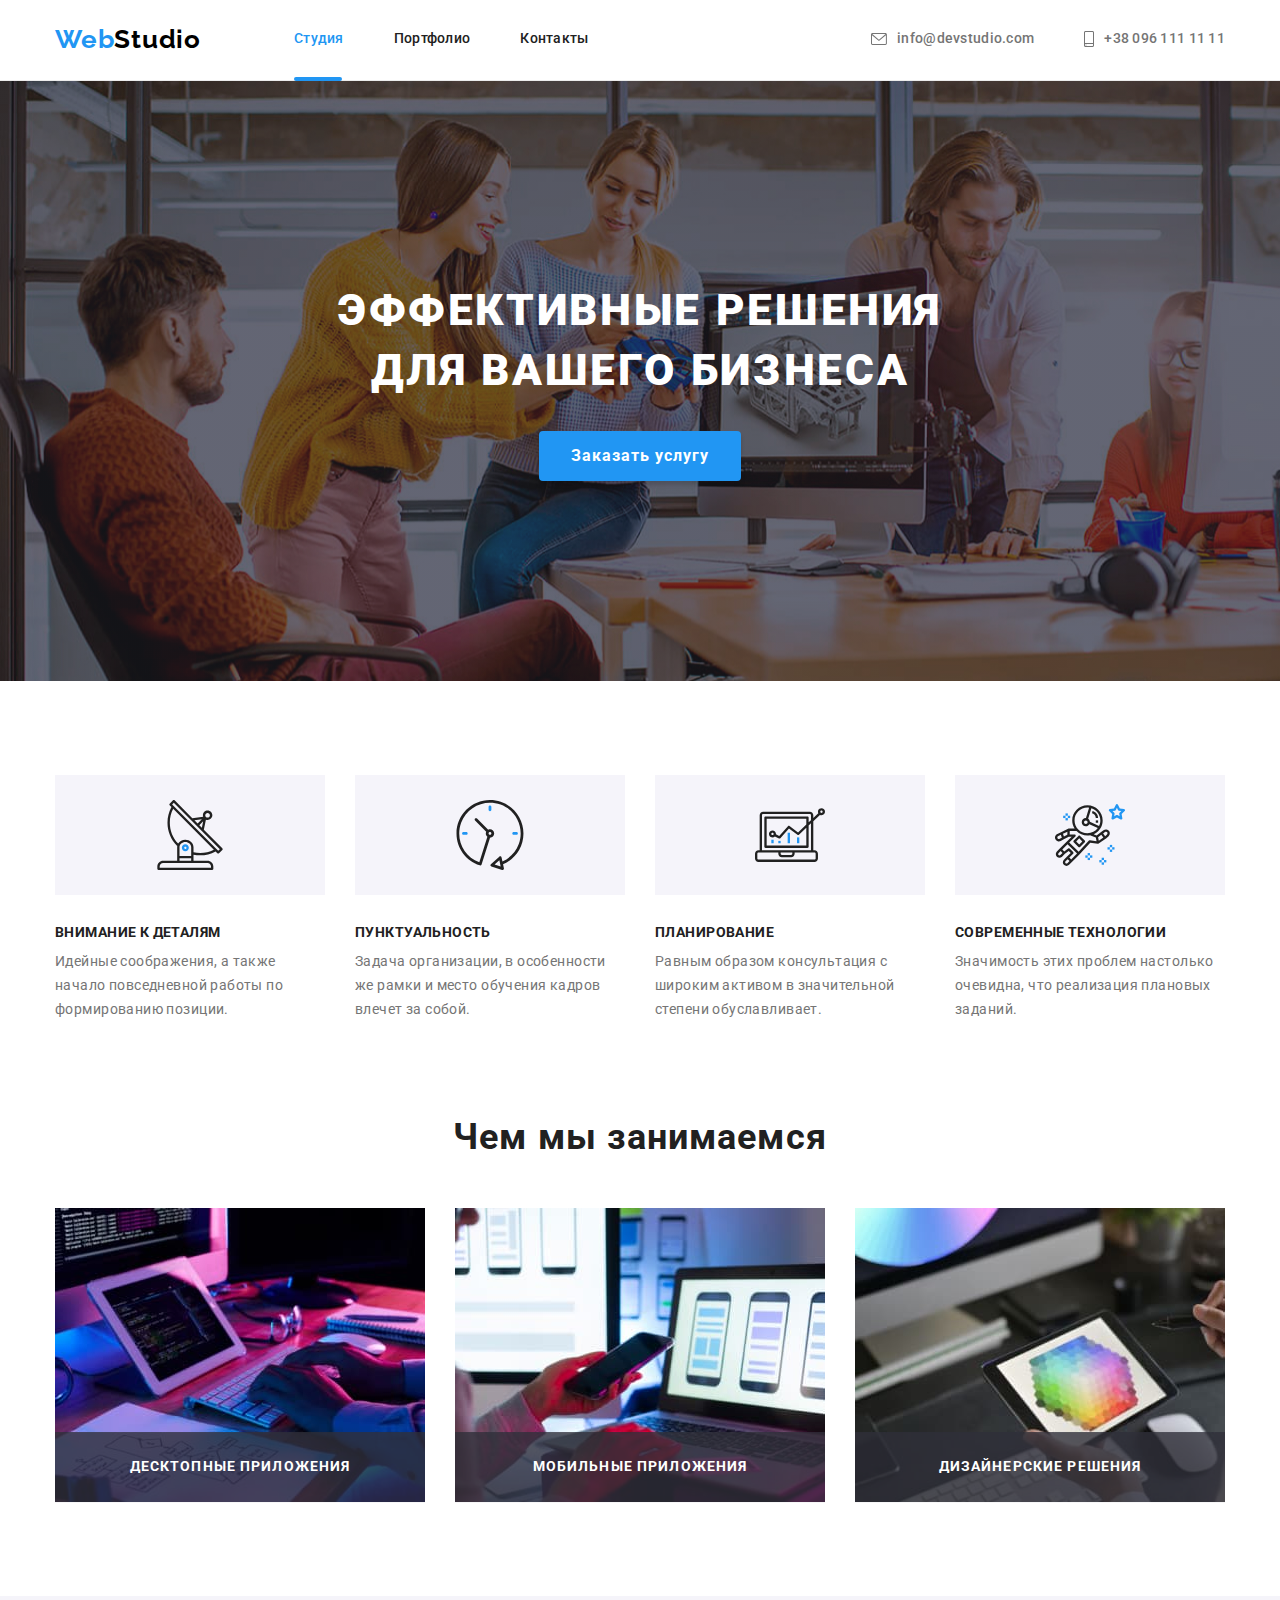
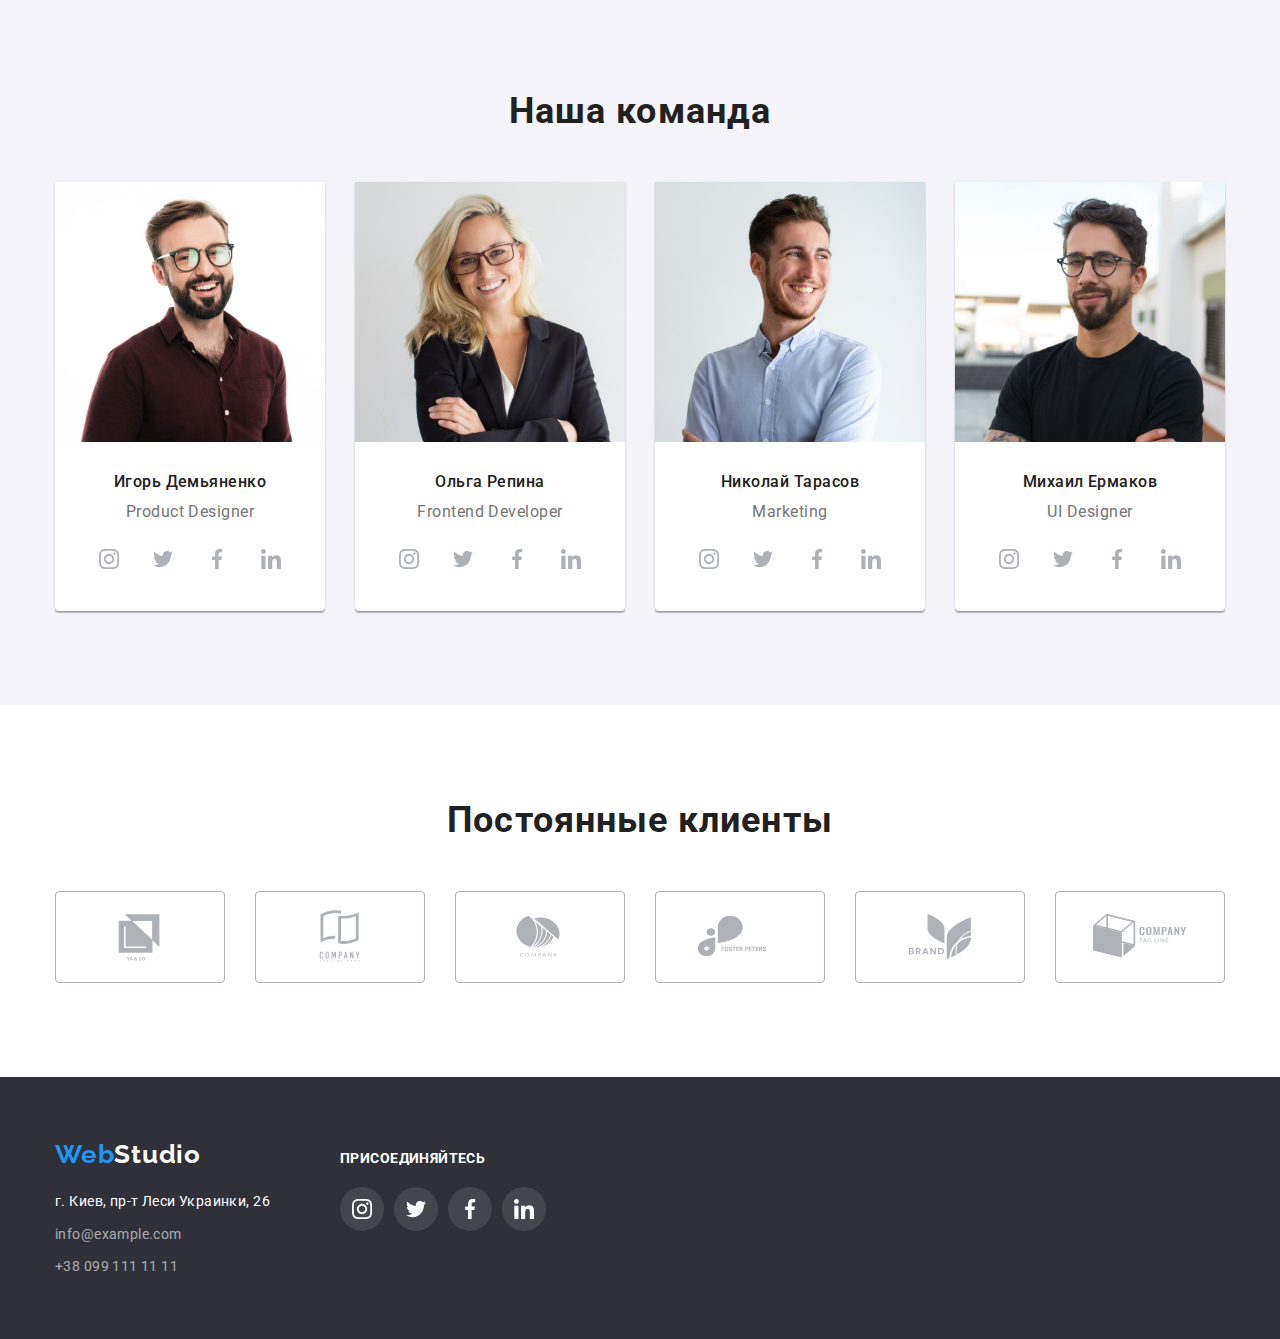
<file: index.html>
<!DOCTYPE html>

<html lang="ru">
<head>
    <meta charset="UTF-8">
    <meta http-equiv="X-UA-Compatible" content="IE=edge">
    <meta name="viewport" content="width=device-width, initial-scale=1.0">
    <title>Вебстудия</title>
    <link rel="preconnect" href="https://fonts.googleapis.com">
    <link rel="preconnect" href="https://fonts.gstatic.com" crossorigin>
    <link href="https://fonts.googleapis.com/css2?family=Raleway:wght@700&family=Roboto:wght@400;500;700;900&display=swap"
    rel=" stylesheet">
    <link rel="stylesheet" href="https://cdn.jsdelivr.net/npm/modern-normalize@1.1.0/modern-normalize.min.css">
    <link rel="stylesheet" href="./css/styles.css"/>
</head>
<body>
    <!--HEADER-->
    <header class="page-header">
        <div class="container page-header-container"> 
            <nav class="page-navigation">
                <a class="link logo header-logo" href=""><span class="web-logo">Web</span>Studio</a>
                <ul class="menu list">
                    <li class="menu-item">
                    <a class="menu-link current link" href="">Студия</a>
                    </li>
                    <li class="menu-item">
                    <a class="menu-link link" href="./portfolio.html">Портфолио</a>
                    </li>
                    <li class="menu-item">
                    <a class="menu-link link" href="">Контакты</a>
                    </li>
                </ul>
            </nav>
            <ul class="list contacts">
                <li>   
                    <a class="contact-email link" href="mailto:info@devstudio.com">
                        <svg class="contact-email-icon" width="16" height="12">
                            <use href="./images/icons.svg#icon-envelope" ></use>
                        </svg>
                        info@devstudio.com</a>
                </li>
                <li>
                    <a class="contact-phone-number link" href="tel:+380961111111">
                        <svg class="contact-phone-icon" width="10" height="16">
                            <use href="./images/icons.svg#icon-smartphone" ></use>
                        </svg>
                        +38 096 111 11 11</a>
                </li>
            </ul>
        </div>
    </header>
    <!--HERO-->
    <main>
        <section class="hero section">
            <h1 class="main-title">Эффективные решения для вашего бизнеса</h1>
            <div class="main-button">
                <button class="modal-btn" type="button" data-modal-open>Заказать услугу</button>
            </div>
            
        </section>
       <!--FEATURES--> 
        <section class="section">
            <div class="container">
                <h2 hidden>Особенности</h2>
                <ul class="features list">
                    <li class="features-point">
                        <a href="" class="features-link">
                            <svg class="features-icon">
                                   <use href="./images/icons.svg#icon-antenna" ></use>
                            </svg>
                        </a>
                        <p class="feature-name">Внимание к деталям</p>
                        <p class="feature-descr">Идейные соображения, а также начало повседневной работы по формированию позиции.</p>                
                    </li>
                    <li class="features-point">
                        <a href="" class="features-link">
                            <svg class="features-icon">
                                   <use href="./images/icons.svg#icon-clock" ></use>
                            </svg>
                        </a>
                        <p class="feature-name">Пунктуальность</p>
                        <p class="feature-descr">Задача организации, в особенности же рамки и место обучения кадров влечет за собой.</p>
                    </li>
                    <li class="features-point">
                        <a href="" class="features-link">
                            <svg class="features-icon">
                                   <use href="./images/icons.svg#icon-diagram" ></use>
                            </svg>
                        </a>
                        <p class="feature-name">Планирование</p>
                        <p class="feature-descr">Равным образом консультация с широким активом в значительной степени обуславливает.</p>
                    </li>
                    <li class="features-point">
                        <a href="" class="features-link">
                            <svg class="features-icon">
                                   <use href="./images/icons.svg#icon-astronaut" ></use>
                            </svg>
                        </a>
                        <p class="feature-name">Современные технологии</p>
                        <p class="feature-descr">Значимость этих проблем настолько очевидна, что реализация плановых заданий.</p>
                    </li>
                </ul>
            </div>
            
        </section>
        <!--ACTIVITIES--> 
        <section class="activities-section section">
            <div  class="container">
                <h2 class="secondary-header">Чем мы занимаемся</h2>
                <ul class="activities list">
                    <li class="activity-item">
                        <div class="activity-layer">
                            <img src="./images/gallery/activity1.jpg" alt="написание кода"
                            width="370" height="294">
                            <p class="overlay-activity">
                            Десктопные приложения
                            </p>
                        </div>
                    </li>
                    <li class="activity-item">
                        <div class="activity-layer">
                            <img src="./images/gallery/activity2.jpg" alt="разработка приложения"
                            width="370" height="294">
                            <p class="overlay-activity">
                            Мобильные приложения
                            </p>
                        </div>
                    </li>
                    <li class="activity-item">
                        <div class="activity-layer">
                        <img src="./images/gallery/activity3.jpg" alt="дизайн и выбор цвета"
                        width="370" height="294">
                        <p class="overlay-activity">
                        Дизайнерские решения
                        </p>
                        </div>
                    </li>
                </ul>
            </div>
        </section>
        <!--WORKERS-->
        <section class="gallery-workers section">
            <div class="container">
                <h2  class="secondary-header">Наша команда</h2>
                <ul class="workers list">
                    <li class="workers-card">
                        <img src="./images/workers/igor-demyanenko.jpg" alt="фото сотрудника"
                        width="270" height="260">
                        <div class="workers-card-descr">
                            <h3 class="workers-name">Игорь Демьяненко</h3>
                            <p class="position-descr" lang="en">Product Designer</p> 
                            
                            <ul class="social-list list">
                                <li class="social-list-item">
                                    <a href="" class="social-list-link">
                                        <svg class="social-list-icon" width="20" height="20">
                                            <use href="./images/icons.svg#icon-instagram"></use>
                                        </svg>
                                    </a>

                                </li>
                                <li class="social-list-item">
                                    <a href="" class="social-list-link">
                                        <svg class="social-list-icon" width="20" height="20">
                                            <use href="./images/icons.svg#icon-twitter"></use>
                                        </svg>
                                    </a>

                                </li>
                                <li class="social-list-item">
                                    <a href="" class="social-list-link">
                                        <svg class="social-list-icon" width="20" height="20">
                                            <use href="./images/icons.svg#icon-facebook"></use>
                                        </svg>
                                    </a>

                                </li>
                                <li class="social-list-item">
                                    <a href="" class="social-list-link">
                                        <svg class="social-list-icon" width="20" height="20">
                                            <use href="./images/icons.svg#icon-linkedin"></use>
                                        </svg>
                                    </a>

                                </li>

                           </ul>
                        
                        </div>       
                    </li>
                    <li class="workers-card">
                        <img src="./images/workers/olga-repina.jpg" alt="фото сотрудника"
                        width="270" height="260">
                        <div class="workers-card-descr">
                            <h3 class="workers-name">Ольга Репина</h3>
                            <p class="position-descr" lang="en">Frontend Developer</p>
                            <ul class="social-list list">
                                <li class="social-list-item">
                                    <a href="" class="social-list-link">
                                        <svg class="social-list-icon" width="20" height="20">
                                            <use href="./images/icons.svg#icon-instagram"></use>
                                        </svg>
                                    </a>

                                </li>
                                <li class="social-list-item">
                                    <a href="" class="social-list-link">
                                        <svg class="social-list-icon" width="20" height="20">
                                            <use href="./images/icons.svg#icon-twitter"></use>
                                        </svg>
                                    </a>

                                </li>
                                <li class="social-list-item">
                                    <a href="" class="social-list-link">
                                        <svg class="social-list-icon" width="20" height="20">
                                            <use href="./images/icons.svg#icon-facebook"></use>
                                        </svg>
                                    </a>

                                </li>
                                <li class="social-list-item">
                                    <a href="" class="social-list-link">
                                        <svg class="social-list-icon" width="20" height="20">
                                            <use href="./images/icons.svg#icon-linkedin"></use>
                                        </svg>
                                    </a>

                                </li>

                           </ul>
                        </div>
                    </li>
                    <li class="workers-card">
                        <img src="./images/workers/nikolai-tarasov.jpg" alt="фото сотрудника"
                        width="270" height="260">
                        <div class="workers-card-descr">
                            <h3 class="workers-name">Николай Тарасов</h3>
                            <p class="position-descr" lang="en">Marketing</p>
                            <ul class="social-list list">
                                <li class="social-list-item">
                                    <a href="" class="social-list-link">
                                        <svg class="social-list-icon" width="20" height="20">
                                            <use href="./images/icons.svg#icon-instagram"></use>
                                        </svg>
                                    </a>

                                </li>
                                <li class="social-list-item">
                                    <a href="" class="social-list-link">
                                        <svg class="social-list-icon" width="20" height="20">
                                            <use href="./images/icons.svg#icon-twitter"></use>
                                        </svg>
                                    </a>

                                </li>
                                <li class="social-list-item">
                                    <a href="" class="social-list-link">
                                        <svg class="social-list-icon" width="20" height="20">
                                            <use href="./images/icons.svg#icon-facebook"></use>
                                        </svg>
                                    </a>

                                </li>
                                <li class="social-list-item">
                                    <a href="" class="social-list-link">
                                        <svg class="social-list-icon" width="20" height="20">
                                            <use href="./images/icons.svg#icon-linkedin"></use>
                                        </svg>
                                    </a>

                                </li>

                           </ul> 
                        </div>
                    </li>
                    <li class="workers-card">
                        <img src="./images/workers/mikhail-ermakov.jpg" alt="фото сотрудника"
                        width="270" height="260">
                        <div class="workers-card-descr">
                            <h3 class="workers-name">Михаил Ермаков</h3>
                            <p class="position-descr" lang="en">UI Designer</p>
                            <ul class="social-list list">
                                <li class="social-list-item">
                                    <a href="" class="social-list-link">
                                        <svg class="social-list-icon" width="20" height="20">
                                            <use href="./images/icons.svg#icon-instagram"></use>
                                        </svg>
                                    </a>

                                </li>
                                <li class="social-list-item">
                                    <a href="" class="social-list-link">
                                        <svg class="social-list-icon" width="20" height="20">
                                            <use href="./images/icons.svg#icon-twitter"></use>
                                        </svg>
                                    </a>

                                </li>
                                <li class="social-list-item">
                                    <a href="" class="social-list-link">
                                        <svg class="social-list-icon" width="20" height="20">
                                            <use href="./images/icons.svg#icon-facebook"></use>
                                        </svg>
                                    </a>

                                </li>
                                <li class="social-list-item">
                                    <a href="" class="social-list-link">
                                        <svg class="social-list-icon" width="20" height="20">
                                            <use href="./images/icons.svg#icon-linkedin"></use>
                                        </svg>
                                    </a>

                                </li>

                           </ul>
                        </div> 
                    </li>
                </ul>

            </div>
            
        </section>
    </main>
<!--CLIENTS-->
    <section class="clients-section section">
        <div  class="container">
            <h2 class="secondary-header">Постоянные клиенты</h2>
            <ul class="clients list">
                <li class="clients-item">
                    <a href="" class="clients-link">
                        <svg class="clients-icon">
                            <use href="./images/icons.svg#icon-client-logo1" ></use>
                        </svg>
                    </a>
                </li>
                <li class="clients-item">
                    <a href="" class="clients-link">
                        <svg class="clients-icon">
                            <use href="./images/icons.svg#icon-client-logo2" ></use>
                        </svg>
                    </a>
                </li>
                <li class="clients-item">
                    <a href="" class="clients-link">
                        <svg class="clients-icon">
                            <use href="./images/icons.svg#icon-client-logo3" ></use>
                        </svg>
                    </a>
                </li>
                <li class="clients-item">
                    <a href="" class="clients-link">
                        <svg class="clients-icon">
                            <use href="./images/icons.svg#icon-client-logo4" ></use>
                        </svg>
                    </a>
                </li>
                <li class="clients-item">
                    <a href="" class="clients-link">
                        <svg class="clients-icon">
                            <use href="./images/icons.svg#icon-client-logo5" ></use>
                        </svg>
                    </a>
                </li>
                <li class="clients-item">
                    <a href="" class="clients-link">
                        <svg class="clients-icon">
                            <use href="./images/icons.svg#icon-client-logo6" ></use>
                        </svg>
                    </a>
                </li>
                
            </ul>
        </div>
    </section>
    <!--FOOTER-->
    <footer class="page-footer">
        <div class="container footer-container">
            <div>
                <a class="footer-logo link" href=""><span class="web-logo">Web</span><span class="studio-logo">Studio</span></a>
                
                <ul class="contacts-footer list">
                    <li>
                        <a class="contact-adress link" href="https://goo.gl/maps/RLChsSgCGBFpvV1i7"
                        target="_blank" rel="noopener noreferrer"
                        >г. Киев, пр-т Леси Украинки, 26</a>
                    </li>
                    <li>
                        <a class="contact-email-footer link" href="mailto:info@example.com">info@example.com</a>
                    </li>
                    <li>
                        <a class="contact-phone-number-footer link" href="tel:+380991111111">+38 099 111 11 11</a>
                    </li>
                </ul>
                
            </div>

            <div class="join-block">
                <a class="join-call link" href="">Присоединяйтесь</a>
                <ul class="join-social-list list">
                    <li class="social-list-item">
                        <a href="" class="join-list-link">
                            <svg class="join-list-icon" width="20" height="20">
                                <use href="./images/icons.svg#icon-instagram"></use>
                            </svg>
                        </a>

                    </li>
                    <li class="social-list-item">
                        <a href="" class="join-list-link">
                            <svg class="join-list-icon" width="20" height="20">
                                <use href="./images/icons.svg#icon-twitter"></use>
                            </svg>
                        </a>

                    </li>
                    <li class="social-list-item">
                        <a href="" class="join-list-link">
                            <svg class="join-list-icon" width="20" height="20">
                                <use href="./images/icons.svg#icon-facebook"></use>
                            </svg>
                        </a>

                    </li>
                    <li class="social-list-item">
                        <a href="" class="join-list-link">
                            <svg class="join-list-icon" width="20" height="20">
                                <use href="./images/icons.svg#icon-linkedin"></use>
                            </svg>
                        </a>

                    </li>

               </ul>
            </div>
            
        </div>

        <div class="backdrop is-hidden" data-modal>
            <div class="modal">
                <button type="button" class="modal-close-btn" data-modal-close>
                    <svg class="modal-close-btn-icon" width="18" height="18">
                        <use href="./images/icons.svg#icon-close-btn"></use>
                    </svg>
                </button>
            </div>
        </div>
        
    </footer>
    <script src="./js/modal.js"></script>
</body>
</html>
</file>
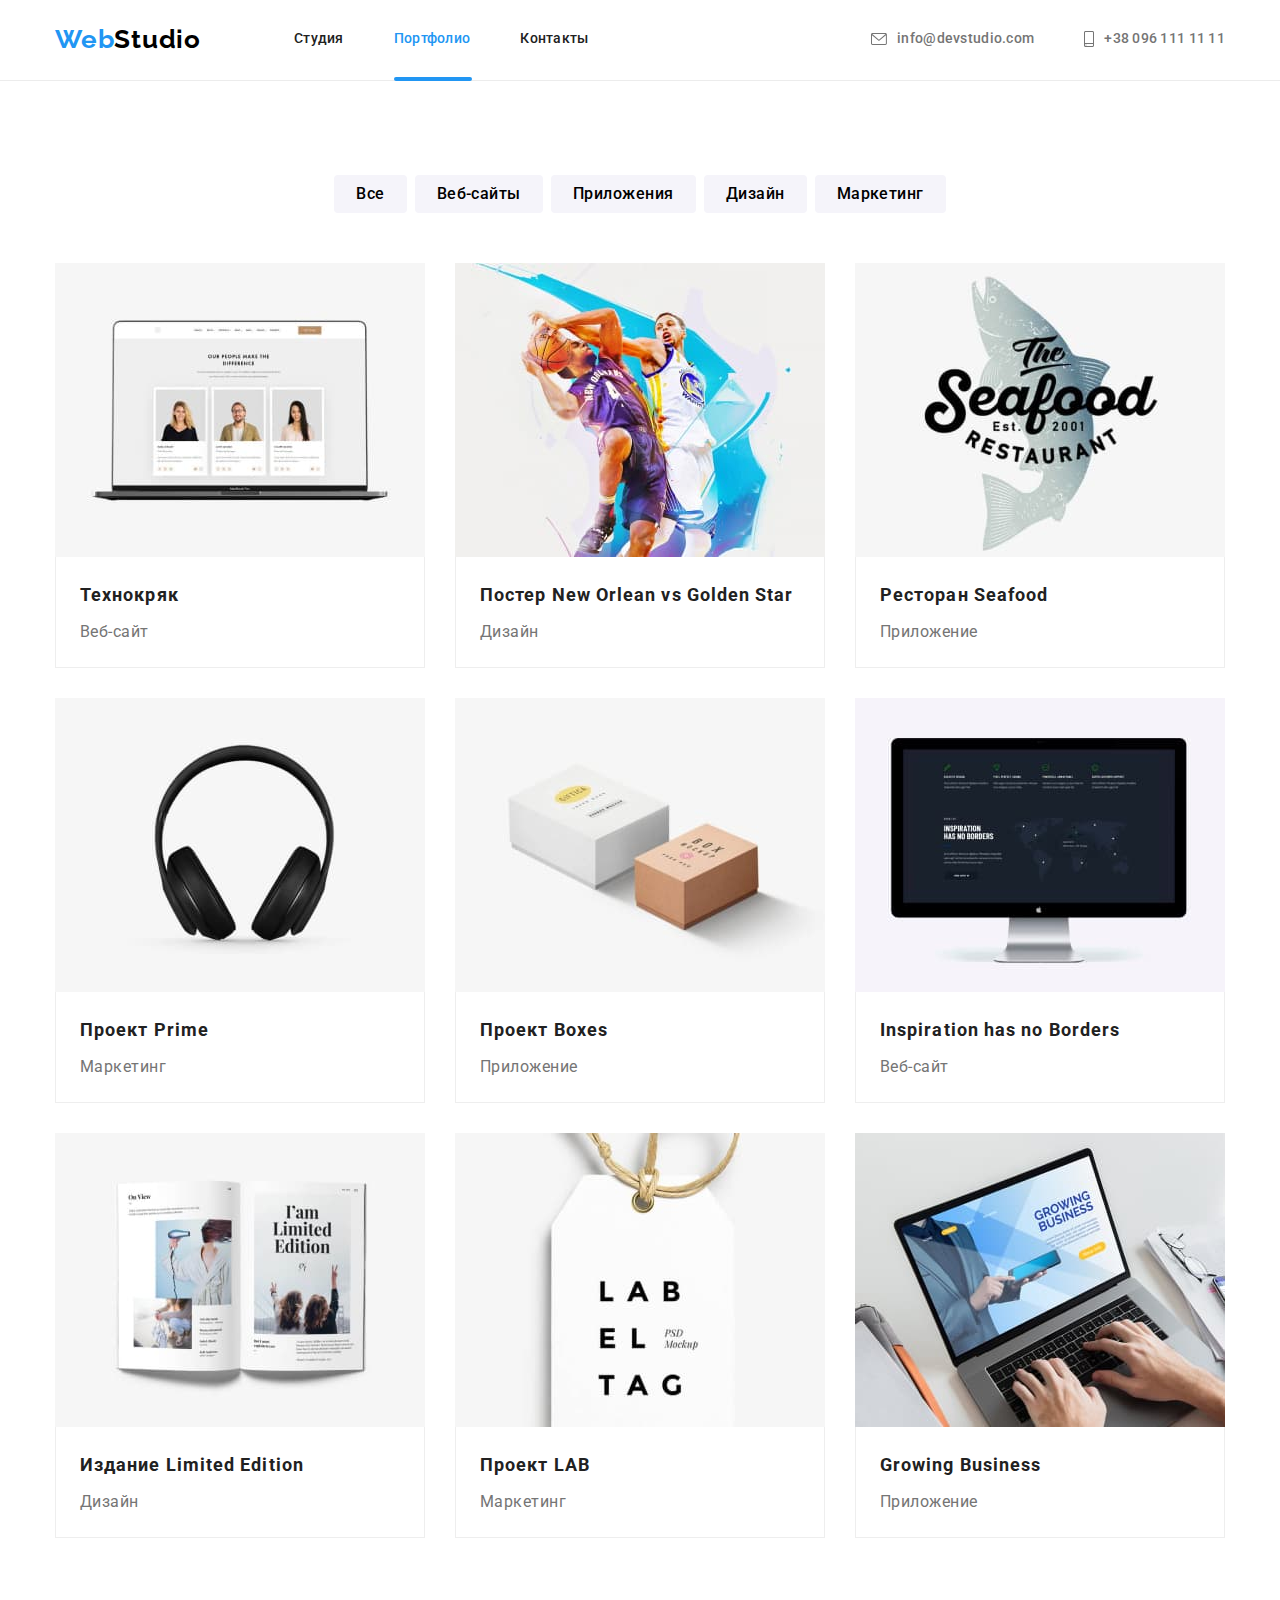
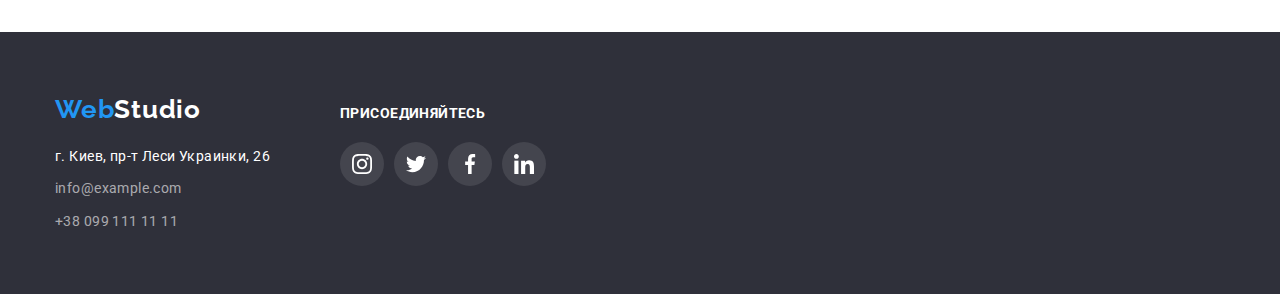
<file: portfolio.html>
<!DOCTYPE html>

<html lang="ru">
<head>
    <meta charset="UTF-8">
    <meta http-equiv="X-UA-Compatible" content="IE=edge">
    <meta name="viewport" content="width=device-width, initial-scale=1.0">
    <title>Портфолио</title>
    <link rel="preconnect" href="https://fonts.googleapis.com">
    <link rel="preconnect" href="https://fonts.gstatic.com" crossorigin>
    <link href="https://fonts.googleapis.com/css2?family=Raleway:wght@700&family=Roboto:wght@400;500;700;900&display=swap"
    rel="stylesheet">
    <link rel="stylesheet" href="https://cdn.jsdelivr.net/npm/modern-normalize@1.1.0/modern-normalize.min.css">
    <link rel="stylesheet" href="./css/styles.css"/>
</head>
<body>
    <!--HEADER-->
    <header class="page-header">
        <div class="container page-header-container"> 
            <nav class="page-navigation">
                <a class="link logo header-logo" href=""><span class="web-logo">Web</span>Studio</a>
                <ul class="list menu">
                    <li class="menu-item">
                        <a class="menu-link link" href="./index.html">Студия</a>
                    </li>
                    <li class="menu-item">
                        <a class="menu-link current-portfolio link" href="./portfolio.html">Портфолио</a>
                    </li>
                    <li class="menu-item">
                        <a class="menu-link link" href="">Контакты</a>
                    </li>
                </ul>
            </nav>
            <ul class="list contacts">
                <li>   
                    <a class="contact-email link" href="mailto:info@devstudio.com">
                        <svg class="contact-email-icon" width="16" height="12">
                            <use href="./images/icons.svg#icon-envelope" ></use>
                        </svg>
                        info@devstudio.com</a>
                </li>
                <li>
                    <a class="contact-phone-number link" href="tel:+380961111111">
                        <svg class="contact-phone-icon" width="10" height="16">
                            <use href="./images/icons.svg#icon-smartphone" ></use>
                        </svg>
                        +38 096 111 11 11</a>
                </li>
            </ul>
        </div>
    </header>
    <!--GALLERY-->
    <main>
        <section class="section">
            <div class="container">
                <h1 hidden>Портфолио работ</h1>
                <ul class="navigation-list list">
                    <li class="navigation-list-item">
                        <button class="navigation-btn" type="button">Все</button>
                    </li>
                    <li class="navigation-list-item">
                        <button class="navigation-btn" type="button">Веб-сайты</button>
                    </li>
                    <li class="navigation-list-item">
                            <button class="navigation-btn" type="button">Приложения</button>
                    </li>
                    <li class="navigation-list-item">
                        <button class="navigation-btn" type="button">Дизайн</button>
                    </li>
                    <li class="navigation-list-item">
                        <button class="navigation-btn" type="button">Маркетинг</button>
                    </li>
                </ul>
    
                <ul class="list gallery-works">
                    <li class="gallery-item">
                        <div class="gallery-overlay-wrapper">
                            <img src="./images/portfolio/project1.jpg" alt="экран компьютера"
                            width="370" height="294">
                            <p class="overlay">
                                Ресурс предлагает комплексные предложения с разным уровнем функционала и сервисов. Все это позволит посетителю получить исчерпывающие сведения о компании или частном лице.
    
                            </p> 
                        </div>
            
                        <div class="gallery-item-descr">
                            <h2 class="project-name">Технокряк</h2>
                            <p class="project-type">Веб-сайт</p>
                        </div>
                    </li>
                    <li class="gallery-item">
                        <div class="gallery-overlay-wrapper">
                            <img src="./images/portfolio/project2.jpg" alt="два баскетболиста с мячом"
                            width="370" height="294">
                            <p class="overlay">
                                Ресурс предлагает комплексные предложения с разным уровнем функционала и сервисов. Все это позволит посетителю получить исчерпывающие сведения о компании или частном лице.
        
                            </p> 
                        </div>

                        <div class="gallery-item-descr">
                            <h2 class="project-name">Постер <span lang="en">New Orlean vs Golden Star</span></h2>
                            <p class="project-type">Дизайн</p>
                        </div>
                    </li>
                    <li class="gallery-item">
                        <div class="gallery-overlay-wrapper">
                            <img src="./images/portfolio/project3.jpg" alt="логотип ресторана с рыбой"
                            width="370" height="294">
                            <p class="overlay">
                                Ресурс предлагает комплексные предложения с разным уровнем функционала и сервисов. Все это позволит посетителю получить исчерпывающие сведения о компании или частном лице.
        
                            </p> 
                        </div>

                        <div class="gallery-item-descr">
                            <h2 class="project-name">Ресторан <span lang="en">Seafood</span></h2>
                            <p class="project-type">Приложение</p>
                        </div>
                    </li>
                    <li class="gallery-item">
                        <div class="gallery-overlay-wrapper">
                            <img src="./images/portfolio/project4.jpg" alt="наушники"
                            width="370" height="294">
                            <p class="overlay">
                                Ресурс предлагает комплексные предложения с разным уровнем функционала и сервисов. Все это позволит посетителю получить исчерпывающие сведения о компании или частном лице.
        
                            </p> 
                        </div>

                        <div class="gallery-item-descr">
                            <h2 class="project-name">Проект <span lang="en">Prime</span></h2>
                            <p class="project-type">Маркетинг</p>
                        </div>
                    </li>
                    <li class="gallery-item">
                        <div class="gallery-overlay-wrapper">
                            <img src="./images/portfolio/project5.jpg" alt="две коробки с логотипом"
                            width="370" height="294">
                            <p class="overlay">
                                Ресурс предлагает комплексные предложения с разным уровнем функционала и сервисов. Все это позволит посетителю получить исчерпывающие сведения о компании или частном лице.
        
                            </p> 
                        </div>

                        <div class="gallery-item-descr">
                            <h2 class="project-name">Проект <span lang="en">Boxes</span></h2>
                            <p class="project-type">Приложение</p>
                        </div>
                    </li>
                    <li class="gallery-item">
                        <div class="gallery-overlay-wrapper">
                            <img src="./images/portfolio/project6.jpg" alt="монитор с изображением сайта"
                            width="370" height="294">
                            <p class="overlay">
                                Ресурс предлагает комплексные предложения с разным уровнем функционала и сервисов. Все это позволит посетителю получить исчерпывающие сведения о компании или частном лице.
        
                            </p> 
                        </div>

                        <div class="gallery-item-descr">
                            <h2 class="project-name"><span lang="en">Inspiration has no Borders</span></h2>
                            <p class="project-type">Веб-сайт</p>
                        </div>
                    </li>
                    <li class="gallery-item">
                        <div class="gallery-overlay-wrapper">
                            <img src="./images/portfolio/project7.jpg" alt="открытый журнал"
                            width="370" height="294">
                            <p class="overlay">
                                Ресурс предлагает комплексные предложения с разным уровнем функционала и сервисов. Все это позволит посетителю получить исчерпывающие сведения о компании или частном лице.
        
                            </p> 
                        </div>

                        <div class="gallery-item-descr">
                            <h2 class="project-name">Издание <span lang="en">Limited Edition</span></h2>
                            <p class="project-type">Дизайн</p>
                        </div>
                    </li>
                    <li class="gallery-item">
                        <div class="gallery-overlay-wrapper">
                        <img src="./images/portfolio/project8.jpg" alt="лейба с логотипом"
                        width="370" height="294">
                        <p class="overlay">
                                Ресурс предлагает комплексные предложения с разным уровнем функционала и сервисов. Все это позволит посетителю получить исчерпывающие сведения о компании или частном лице.
    
                            </p> 
                        </div>

                        <div class="gallery-item-descr">
                            <h2 class="project-name">Проект <span lang="en">LAB</span></h2>
                            <p class="project-type">Маркетинг</p>
                        </div>
                    </li>
                    <li class="gallery-item">
                        <div class="gallery-overlay-wrapper">
                            <img src="./images/portfolio/project9.jpg" alt="экран ноутбука с изображением приложения"
                            width="370" height="294">
                            <p class="overlay">
                                Ресурс предлагает комплексные предложения с разным уровнем функционала и сервисов. Все это позволит посетителю получить исчерпывающие сведения о компании или частном лице.
        
                            </p> 
                        </div>

                        <div class="gallery-item-descr">
                            <h2 class="project-name"><span lang="en">Growing Business</span></h2>
                            <p class="project-type">Приложение</p>
                        </div>
                    </li>
                </ul>
    
            </div>
        

        </section>
    </main>
    <!--FOOTER-->
    <footer class="page-footer">
        <div class="container footer-container">
            <div>
                <a class="footer-logo link" href=""><span class="web-logo">Web</span><span class="studio-logo">Studio</span></a>
                
                <ul class="contacts-footer list">
                    <li>
                        <a class="contact-adress link" href="https://goo.gl/maps/RLChsSgCGBFpvV1i7"
                        target="_blank" rel="noopener noreferrer"
                        >г. Киев, пр-т Леси Украинки, 26</a>
                    </li>
                    <li>
                        <a class="contact-email-footer link" href="mailto:info@example.com">info@example.com</a>
                    </li>
                    <li>
                        <a class="contact-phone-number-footer link" href="tel:+380991111111">+38 099 111 11 11</a>
                    </li>
                </ul>
                
            </div>

            <div class="join-block">
                <a class="join-call link" href="">Присоединяйтесь</a>
                <ul class="join-social-list list">
                    <li class="social-list-item">
                        <a href="" class="join-list-link">
                            <svg class="join-list-icon" width="20" height="20">
                                <use href="./images/icons.svg#icon-instagram"></use>
                            </svg>
                        </a>

                    </li>
                    <li class="social-list-item">
                        <a href="" class="join-list-link">
                            <svg class="join-list-icon" width="20" height="20">
                                <use href="./images/icons.svg#icon-twitter"></use>
                            </svg>
                        </a>

                    </li>
                    <li class="social-list-item">
                        <a href="" class="join-list-link">
                            <svg class="join-list-icon" width="20" height="20">
                                <use href="./images/icons.svg#icon-facebook"></use>
                            </svg>
                        </a>

                    </li>
                    <li class="social-list-item">
                        <a href="" class="join-list-link">
                            <svg class="join-list-icon" width="20" height="20">
                                <use href="./images/icons.svg#icon-linkedin"></use>
                            </svg>
                        </a>

                    </li>

               </ul>
            </div>
            
        </div>
        
    </footer>
</body>
</html>
</file>
<file: css/styles.css>
:root {
    --accent-color: #2196F3;
    --contacts-descr-color: #757575;
    --dark-bg-color: #2F303A;
    --light-bg-color: #F5F4FA;
    --btn-bg-color: #188CE8;
    --main-light-color: #FFFFFF;
    --logo-accent-color: #000000;
}

h1,
h2,
h3,
h4,
p {
    margin-top: 0;
    margin-bottom: 0;
}

ul, ol {
    margin-top: 0;
    margin-bottom: 0;
    padding-left: 0;
}

img {
    display: block;
}

button {
    cursor: pointer;
}

.list {
    list-style: none;
}

.link {
    text-decoration: none;
}

body {
    font-family: 'Roboto', sans-serif;
    color: #212121;
}

.container {
    width: 1200px;
    margin-right: auto;
    margin-left: auto;
    padding-right: 15px;
    padding-left: 15px;
}

.section { 
    padding-top: 94px;
    padding-bottom: 94px;
}

/*==HEADER==*/
.page-header {
    padding-top: 24px;
    padding-bottom: 25px;
    border-bottom: 1px solid #ECECEC;
}

.page-header-container {
    display: flex;
    align-items: center;
}
.page-navigation {
    display: flex;
    align-items: center;
}

.menu {
    display: flex;
}

.contacts {
    display: flex;
    margin-left: auto;
}

.logo {
    font-family: 'Raleway', sans-serif;
    font-weight: 700;
    font-size: 26px;
    line-height: 1.19;
    letter-spacing: 0.03em;
    color: var(--logo-accent-color);
}

.header-logo {
    margin-right: 93px;
}

.menu-item:not(:last-child) {
    margin-right: 50px;
}

.web-logo {
    color: var(--accent-color);
}

.menu-link {
    font-weight: 500;
    font-size: 14px;
    line-height: 1.14;
    letter-spacing: 0.02em;
    color: #212121;
    transition: color 250ms cubic-bezier(0.4, 0, 0.2, 1);
}

.menu-link:hover,
.menu-link:focus {
    color: var(--accent-color);
}

.menu-item {
    position: relative;
}

.menu-link {
    display: block;
}

.current {
    color: var(--accent-color);
}

.menu-link.current::after {
    position: absolute;
    bottom: -34px;
    content: '';
    display: block;
    width: 48px;
    height: 4px;
    border-radius: 2px;
    background-color: var(--accent-color);
    
}

.current-portfolio {
    color: var(--accent-color);
}

.menu-link.current-portfolio::after {
    position: absolute;
    bottom: -34px;
    content: '';
    display: block;
    width: 78px;
    height: 4px;
    border-radius: 2px;
    background-color: var(--accent-color);
    
}


.contact-email {
    display: flex;
    align-items: center;
    font-weight: 500;
    font-size: 14px;
    line-height: 1.14;
    letter-spacing: 0.02em;
    color: var(--contacts-descr-color);
    margin-right: 50px;
    transition: color 250ms cubic-bezier(0.4, 0, 0.2, 1);
}

.contact-email:hover,
.contact-email:focus {
    color: var(--accent-color);
}

.contact-email-icon {
    display: flex;
    align-items: center;
    fill: #757575;
    width: 16px;
    height: 12px;
    margin-right: 10px;
    transition: fill 250ms cubic-bezier(0.4, 0, 0.2, 1);
}

.contact-email:hover .contact-email-icon,
.contact-email:focus .contact-email-icon {
  fill: var(--accent-color);
}

.contact-phone-number {
    display: flex;
    font-weight: 500;
    font-size: 14px;
    line-height: 1.14;
    letter-spacing: 0.02em;
    color: var(--contacts-descr-color);
    transition: color 250ms cubic-bezier(0.4, 0, 0.2, 1);
}

.contact-phone-number:hover,
.contact-phone-number:focus {
    color: var(--accent-color);
}
.contact-phone-icon {
    display: flex;
    align-items: center;
    fill: #757575;
    width: 10px;
    height: 16px;
    margin-right: 10px;
    transition: fill 250ms cubic-bezier(0.4, 0, 0.2, 1);
}

.contact-phone-number:hover .contact-phone-icon,
.contact-phone-number:focus .contact-phone-icon {
  fill: var(--accent-color);
}

/*==HERO==*/
.main-button {
    align-items: center;
    text-align: center;
    
}

.modal-btn {
    padding: 10px 32px;
    font-family: 'Roboto', sans-serif;
    font-weight: 700;
    font-size: 16px;
    line-height: 1.87;
    letter-spacing: 0.06em;
    color: var(--main-light-color);
    background: var(--accent-color);
    box-shadow: 0px 4px 4px rgba(0, 0, 0, 0.15);
    border-radius: 4px;
    border: none;
    transition: background-color 250ms cubic-bezier(0.4, 0, 0.2, 1);

}

.modal-btn:hover, 
.modal-btn:focus{
    background-color: var(--btn-bg-color);
}

.main-title {
    font-weight: 900;
    font-size: 44px;
    line-height: 1.36;
    color: var(--main-light-color);
    text-transform: uppercase;
    letter-spacing: 0.06em;
    text-align: center;
    max-width: 696px;
    margin-right: auto;
    margin-left: auto;
    margin-bottom: 30px;
    
}

.hero {
    background-image: linear-gradient(rgba(47, 48, 58, 0.4), rgba(47, 48, 58, 0.4)),
    url("../images/hero/bg-image.jpg");
    background-color: #C4C4C4;
    max-width: 1600px;
    margin: 0 auto;
    padding: 200px 0px 200px;
}

/*==FEATURES==*/

.features {
    display: flex;
    gap: 30px;
}

.features-point {
    flex-basis: calc((100% - 60px) / 3)
}

.feature-name {
    font-weight: 700;
    font-size: 14px;
    line-height: 1.14;
    letter-spacing: 0.03em;
    text-transform: uppercase;
    margin-bottom: 10px;
}

.feature-descr {
    font-weight: 400;
    font-size: 14px;
    line-height: 1.71;
    letter-spacing: 0.03em;
    color: var(--contacts-descr-color);
}

.features-link {
    display: flex;
    justify-content: center;
    align-items: center;
    width: 270;
    height: 120;
    background-color: var(--light-bg-color);
    border-radius: mixed;
    margin-bottom: 30px;
    
}
.features-icon {
    display: flex;
    width: 70px;
    height: 70px;
    margin: 25px 100px;
}

/*==ACTIVITIES==*/
.activities-section{
    padding-top: 0px;
}

.secondary-header {
    font-weight: 700;
    font-size: 36px;
    line-height: 1.17;
    text-align: center;
    letter-spacing: 0.03em;
    margin-bottom: 50px;
}

.activities {
    display: flex;
    gap: 30px;
    flex-wrap: wrap;
}

.activity-item {
    flex-basis: calc((100% - 60px) / 3);
    display: block;
    position: relative;
}

.overlay-activity {
    position: absolute;
    transform: translateY(-100%);
    font-weight: 700;
    font-size: 14px;
    line-height: 1.14;
    letter-spacing: 0.03cm;
    text-transform: uppercase;
    color: var(--main-light-color);
    background-color: rgba(47, 48, 58, 0.8);
    width: 100%;
    padding: 27px;
    text-align: center; 

}

/*==WORKERS==*/
.workers {
    display: flex;
    gap: 30px;
    flex-wrap: wrap;
}

.workers-card {
    flex-basis: calc((100% - 90px) / 4);
    background: #FFFFFF;
    box-shadow: 0px 1px 3px rgba(0, 0, 0, 0.12), 0px 1px 1px rgba(0, 0, 0, 0.14), 0px 2px 1px rgba(0, 0, 0, 0.2);
    border-radius: 0px 0px 4px 4px;
}

.workers-card-descr {
    padding-top: 30px;
    padding-bottom: 30px;
    text-align: center;
}

.gallery-workers {
    background: var(--light-bg-color);
}
.workers-name {
    font-weight: 500;
    font-size: 16px;
    line-height: 1.19;
    letter-spacing: 0.03em;
    padding-bottom: 10px;
}

.position-descr {
    font-weight: 400;
    font-size: 16px;
    line-height: 1.19;
    letter-spacing: 0.03em;
    color: var(--contacts-descr-color);
    margin-bottom: 16px;
}

.social-list {
    display: flex;
    justify-content: center;
    gap: 10px;
}

.social-list-link {
    display: flex;
    justify-content: center;
    align-items: center;
    width: 44px;
    height: 44px;
    border-radius: 50%;
    background-color: #FFFFFF;
    color: #AFB1B8;
    transition: background-color 250ms cubic-bezier(0.4, 0, 0.2, 1);
}


.social-list-link:hover,
.social-list-link:focus {
    background-color: var(--accent-color);
}

.social-list-icon {
    fill: #AFB1B8;
    transition: fill 250ms cubic-bezier(0.4, 0, 0.2, 1);
}

.social-list-link:hover .social-list-icon,
.social-list-link:focus .social-list-icon {
    fill: var(--main-light-color);
}

/*==CLIENTS==*/

.clients {
    display: flex;
    gap: 30px;
}
.clients-item {
    flex-basis: calc((100% - 150px) / 6);
}

.clients-link {
    display: flex;
    justify-content: center;
    align-items: center;
    width: 170px;
    height: 92px;
    background-color: #FFFFFF;
    border: 1px solid;
    border-color: #AFB1B8;
    border-radius: 4px;
    transition: border-color 250ms cubic-bezier(0.4, 0, 0.2, 1);
}

.clients-icon {
    display: flex;
    width: 106px;
    height: 60px;
    fill: #AFB1B8;
    transition: fill 250ms cubic-bezier(0.4, 0, 0.2, 1);
}

.clients-link:hover .clients-icon,
.clients-link:focus .clients-icon {
    fill: var(--accent-color);
}
.clients-link:hover,
.clients-link:focus {
    border-color: var(--accent-color);
}


/*==FOOTER==*/
.page-footer {
    background: var(--dark-bg-color);
   
}
.footer-logo {
    font-family: 'Raleway', sans-serif;
    font-weight: 700;
    font-size: 26px;
    line-height: 1.19;
    letter-spacing: 0.03em;
    color: var(--logo-accent-color);
    display: flex;
       
    margin-top: 60px;
    margin-bottom: 20px;
}

.studio-logo {
    color: var(--main-light-color);
}

.contact-adress {
    display: flex;
    font-style: normal;
    font-weight: 400;
    font-size: 14px;
    line-height: 1.71;
    letter-spacing: 0.03em;
    color: var(--main-light-color);
    transition: color 250ms cubic-bezier(0.4, 0, 0.2, 1);
}

.contact-email-footer {
    display:flex;
    font-style: normal;
    font-weight: 400;
    font-size: 14px;
    line-height: 1.71;
    letter-spacing: 0.03em;
    color: rgba(255, 255, 255, 0.6);
    margin-top: 9px;
    transition: color 250ms cubic-bezier(0.4, 0, 0.2, 1);
}

.contact-phone-number-footer {
    display:flex;
    font-style: normal;
    font-weight: 400;
    font-size: 14px;
    line-height: 1.71;
    letter-spacing: 0.03em;
    color: rgba(255, 255, 255, 0.6);
    margin-top: 9px;
    margin-bottom: 60px;
    transition: color 250ms cubic-bezier(0.4, 0, 0.2, 1);
}

.contact-adress:hover,
.contact-adress:focus {
    color: var(--accent-color);
}

.contact-email-footer:hover,
.contact-email-footer:focus {
    color: var(--accent-color);
}

.contact-phone-number-footer:hover, 
.contact-phone-number-footer:focus {
    color: var(--accent-color);
}

.footer-container {
    display: flex;
    align-items: baseline;
} 

.join-block {
    display: block;
    margin-left: 70px;
    margin-top: 72px;
}

.join-call {
    font-family: 'Roboto';
    font-style: normal;
    font-weight: 700;
    font-size: 14px;
    line-height: 1.14;
    letter-spacing: 0.03em;
    text-transform: uppercase;
    color: var(--main-light-color);
   
}

.join-social-list {
    display: flex;
    justify-content: center;
    gap: 10px;
    margin-bottom: 100px;
    margin-top: 20px;
}

.join-list-link {
    display: flex;
    justify-content: center;
    align-items: center;
    width: 44px;
    height: 44px;
    border-radius: 50%;
    background-color: rgba(255, 255, 255, 0.1);
    color: var(--main-light-color);
    transition: background-color 250ms cubic-bezier(0.4, 0, 0.2, 1);
}

.join-list-link:hover,
.join-list-link:focus {
    background-color: var(--accent-color);
}

.join-list-icon {
    fill: var(--main-light-color);
    transition: fill 250ms cubic-bezier(0.4, 0, 0.2, 1);
}

.join-list-link:hover .join-list-icon,
.join-list-link:focus .join-list-icon {
    fill: var(--main-light-color);
}



/*==GALLERY==*/
.navigation-list {
    display: flex;
    flex-wrap: nowrap;
    gap: 8px;
    min-width: 611px;
    justify-content: center;
    margin-bottom: 50px;
    transition: box-shadow 250ms cubic-bezier(0.4, 0, 0.2, 1);
}

.navigation-list-item:hover,
.navigation-list-item:focus {
    box-shadow: (0px 4px 4px 0px rgba(0, 0, 0, 0.25));

}

.gallery-works {
    display: flex;
    gap: 30px;
    flex-wrap: wrap;
}

.gallery-item {
    flex-basis: calc((100% - 60px) / 3);
    background: #FFFFFF;
    transition: box-shadow 250ms cubic-bezier(0.4, 0, 0.2, 1);
}

.gallery-item:hover,
.gallery-item:focus {
    box-shadow: 0px 1px 1px rgba(0, 0, 0, 0.12), 0px 4px 4px rgba(0, 0, 0, 0.06),
    1px 4px 6px rgba(0, 0, 0, 0.16);
    cursor: pointer;
}

.gallery-item-descr {
    padding-top: 20px;
    padding-bottom: 20px;
    padding-left: 24px;
    background: #FFFFFF;
    border: 1px solid #EEEEEE;
    border-top: none;
}

.navigation-btn {
    font-family: 'Roboto', sans-serif;
    font-weight: 500;
    font-size: 16px;
    line-height: 1.62;
    border: none;
    text-align: center;
    letter-spacing: 0.03em;
    background: var(--light-bg-color);
    border-radius: 4px;
    padding: 6px 22px;
    transition: box-shadow 250ms cubic-bezier(0.4, 0, 0.2, 1), background-color 250ms cubic-bezier(0.4, 0, 0.2, 1),
    color 250ms cubic-bezier(0.4, 0, 0.2, 1);
}

.navigation-btn:hover,
.navigation-btn:focus {
    background-color: var(--accent-color);
    box-shadow: 0px 3px 1px rgba(0, 0, 0, 0.1), 0px 1px 2px rgba(0, 0, 0, 0.08), 0px 2px 2px rgba(0, 0, 0, 0.12);
    border-radius: 4px;
    color: var(--main-light-color);
}

.project-name {
    font-weight: 700;
    font-size: 18px;
    line-height: 2;
    letter-spacing: 0.06em;
    margin-bottom: 4px; 
}

.project-type {
    font-weight: 400;
    font-size: 16px;
    line-height: 1.87;
    letter-spacing: 0.03em;
    color: var(--contacts-descr-color);
}

.overlay {
    position: absolute;
    top:0;
    left:0;
    width: 100%;
    height: 100%;
    font-family: 'Roboto', sans-serif;
    font-weight: 400;
    font-size: 18px;
    line-height: 1.55;
    letter-spacing: 0.03em;
    color: var(--main-light-color);
    background-color: rgba(33, 150, 243, 0.9);
    padding: 63px 24px;
    overflow: auto;
    transform: translate(0, 100%);
    transition: transform 250ms cubic-bezier(0.4, 0, 0.2, 1);
}

.gallery-overlay-wrapper {
    position: relative;
    display: block;
    overflow: hidden;
}

.gallery-item:hover .overlay {
    transform: translate(0, 0);
}


/*==MODAL WINDOW==*/
.backdrop {
    position: fixed;
    top: 0;
    left: 0;
    z-index: 100;
    width: 100%;
    height: 100%;
    background-color: rgba(0, 0, 0, 0.2);

    transition: opacity 250ms cubic-bezier(0.4, 0, 0.2, 1), visibility 250ms cubic-bezier(0.4, 0, 0.2, 1);
}

.backdrop.is-hidden {
    opacity: 0;
    visibility: hidden;
    pointer-events: none;
}

.modal {
    position: absolute;
    width: 528px;
    height: 581px;
    background-color: var(--main-light-color);
    top: 50%;
    left: 50%;
    transform: translate(-50%, -50%);
    border-radius: 4px;
}

.modal-close-btn {
    position: absolute;
    top: 8px;
    right: 8px;
    display: flex;
    justify-content: center;
    align-items: center;
    width: 30px;
    height: 30px;
    color: #000000;
    border-radius: 50%;
    background-color: transparent;
    border:1px solid rgba(0, 0, 0, 0.1);
    padding: 0;
}
</file>
